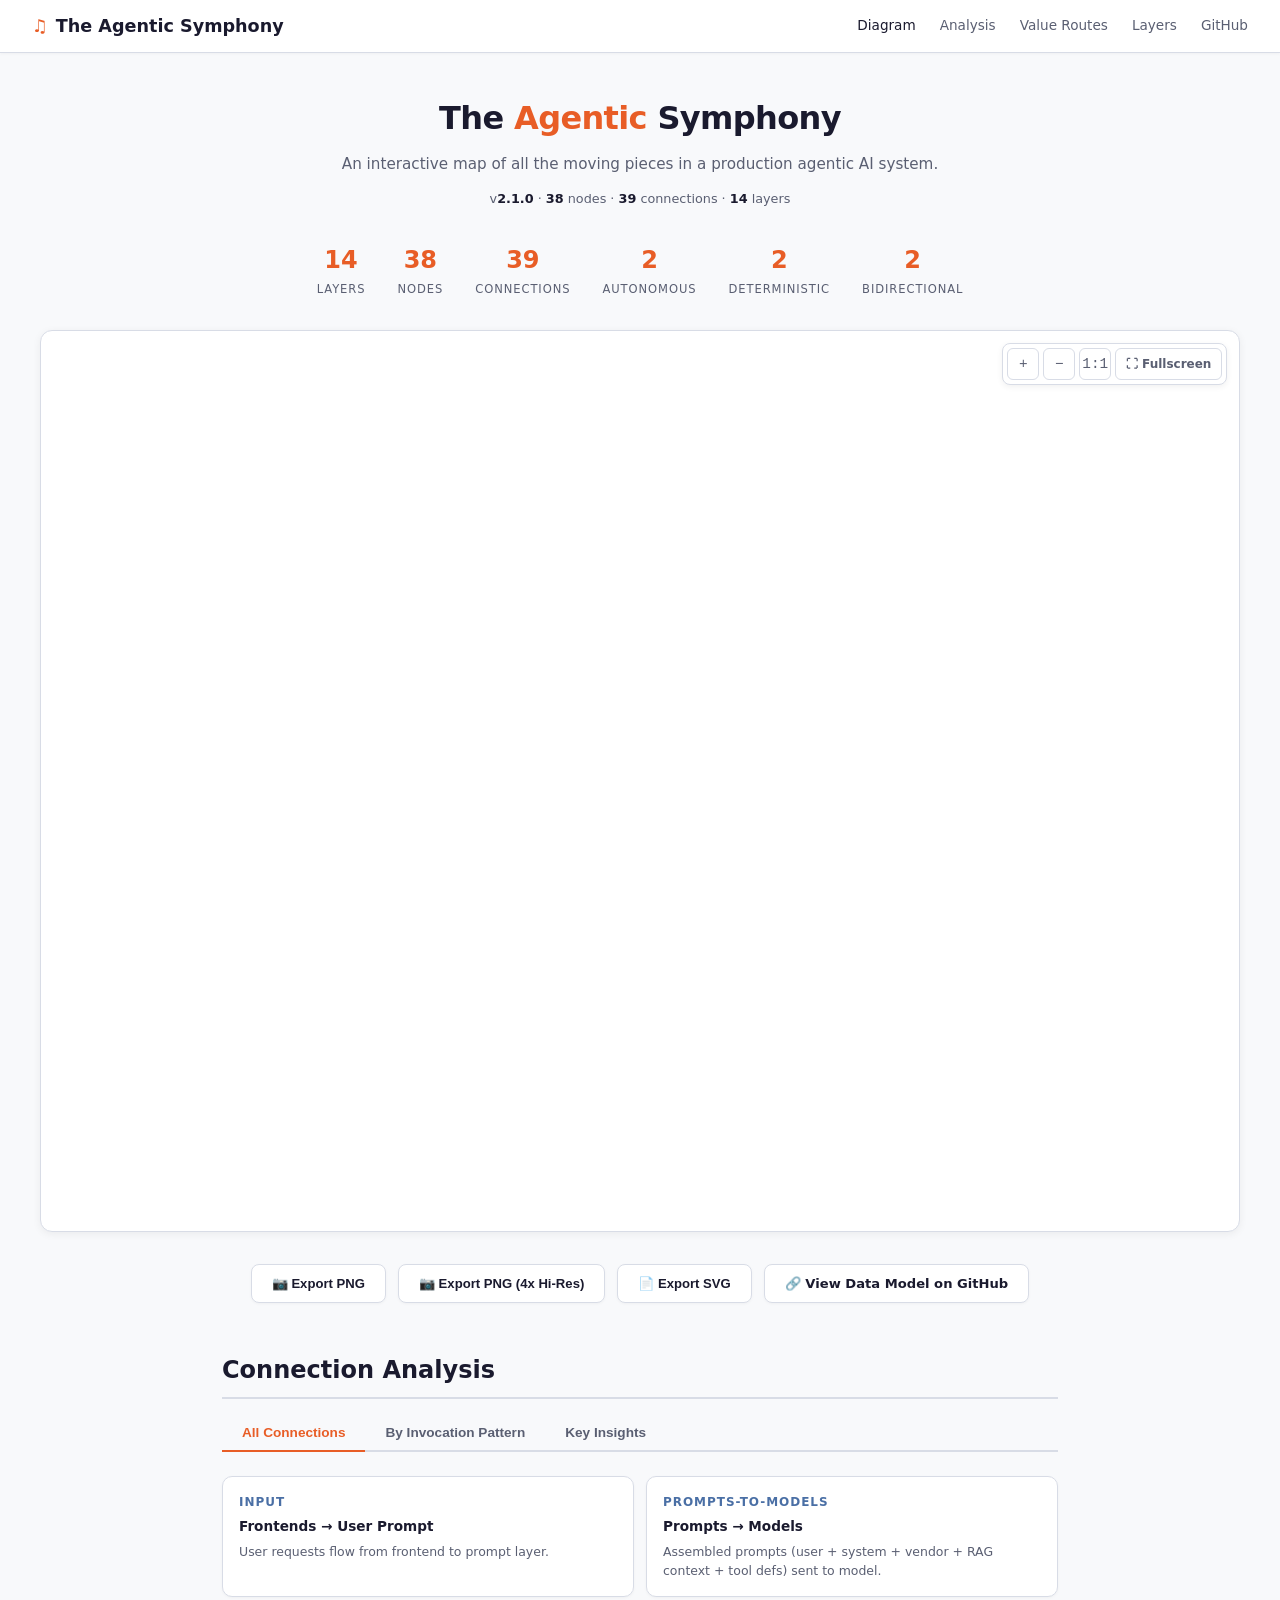
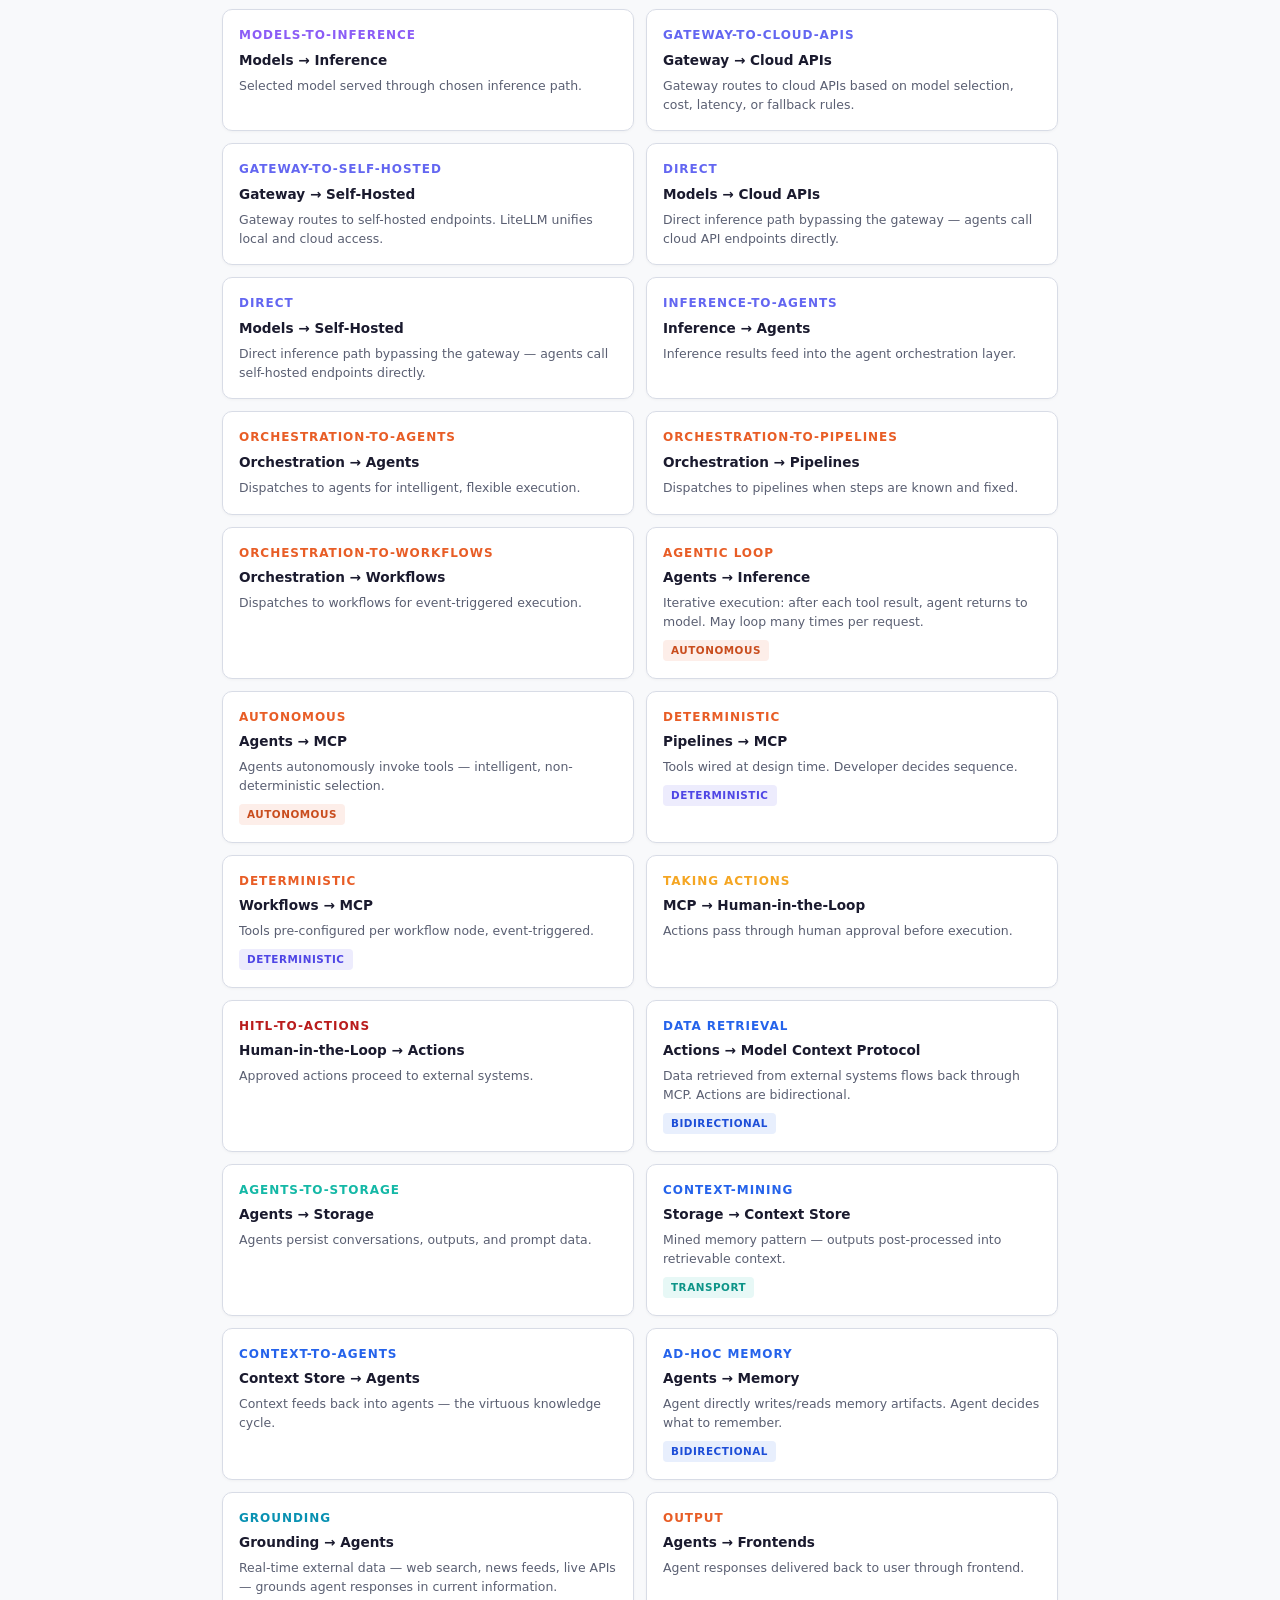
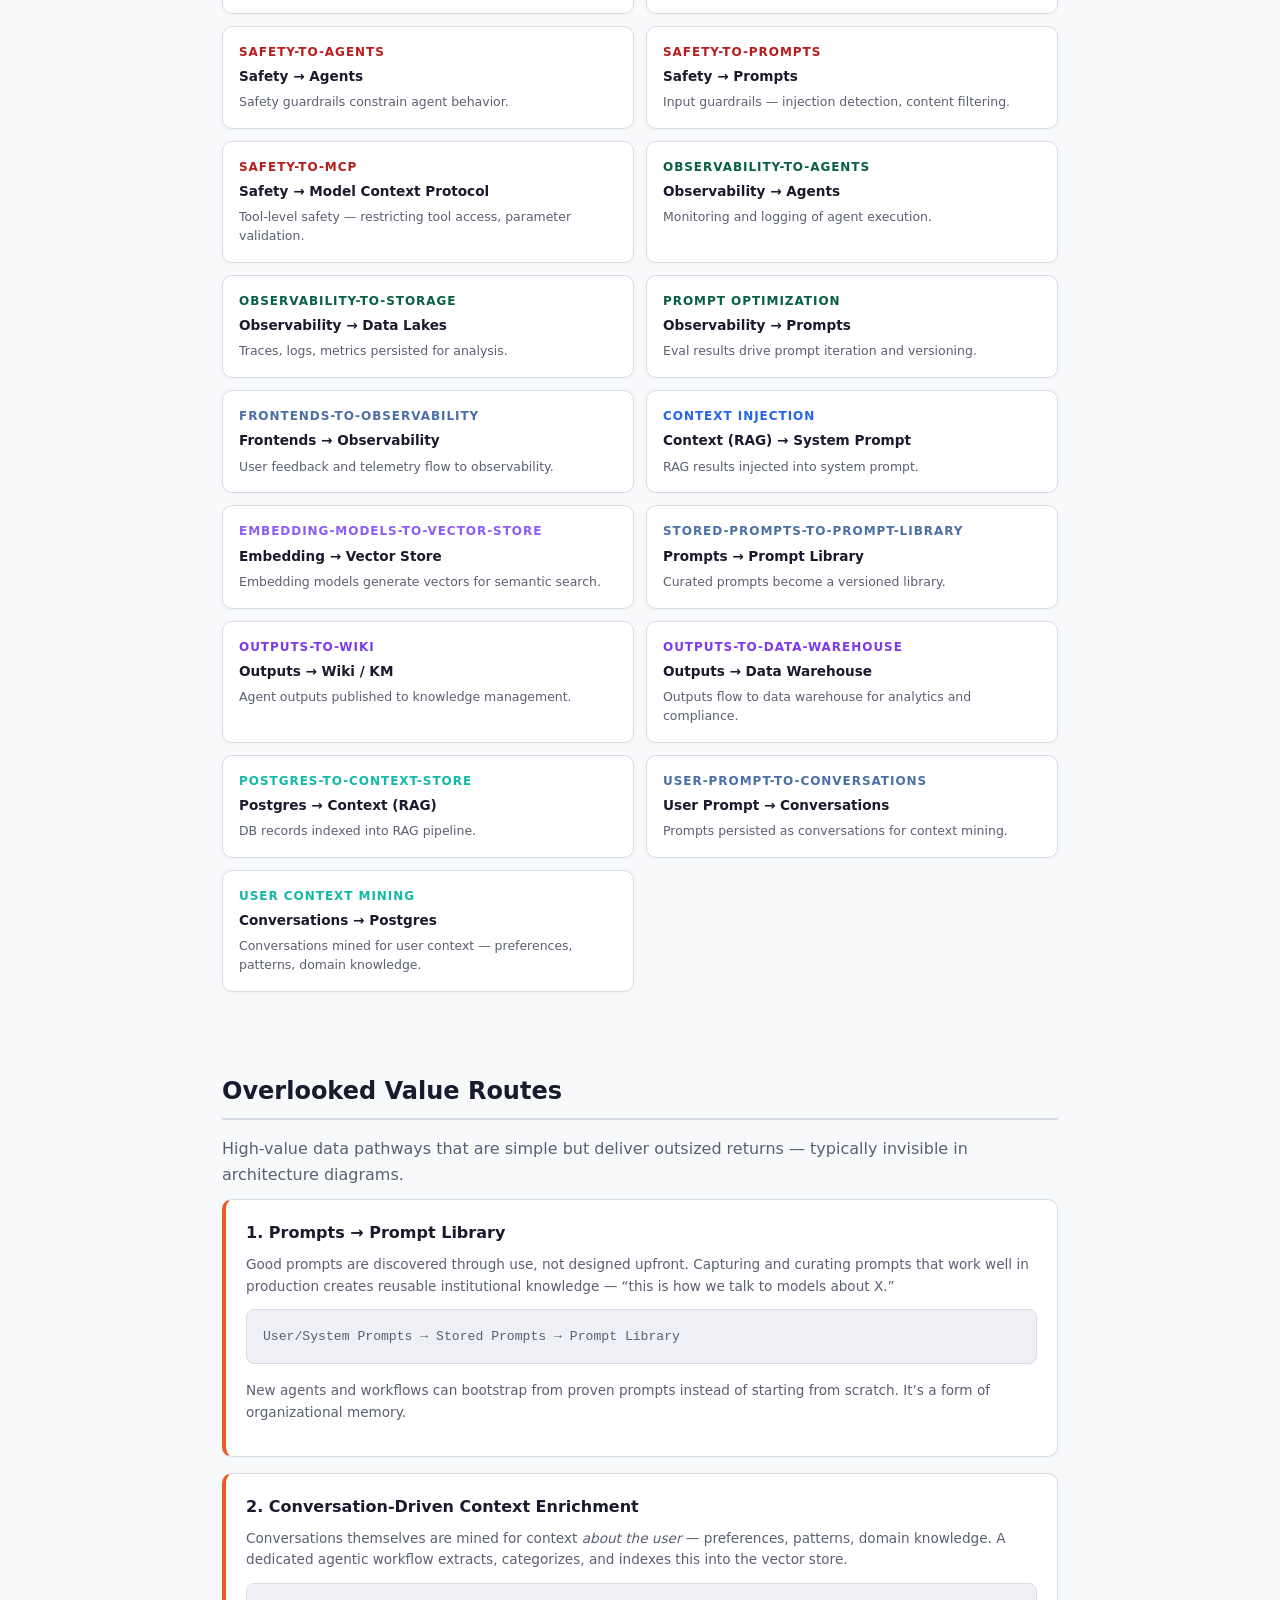
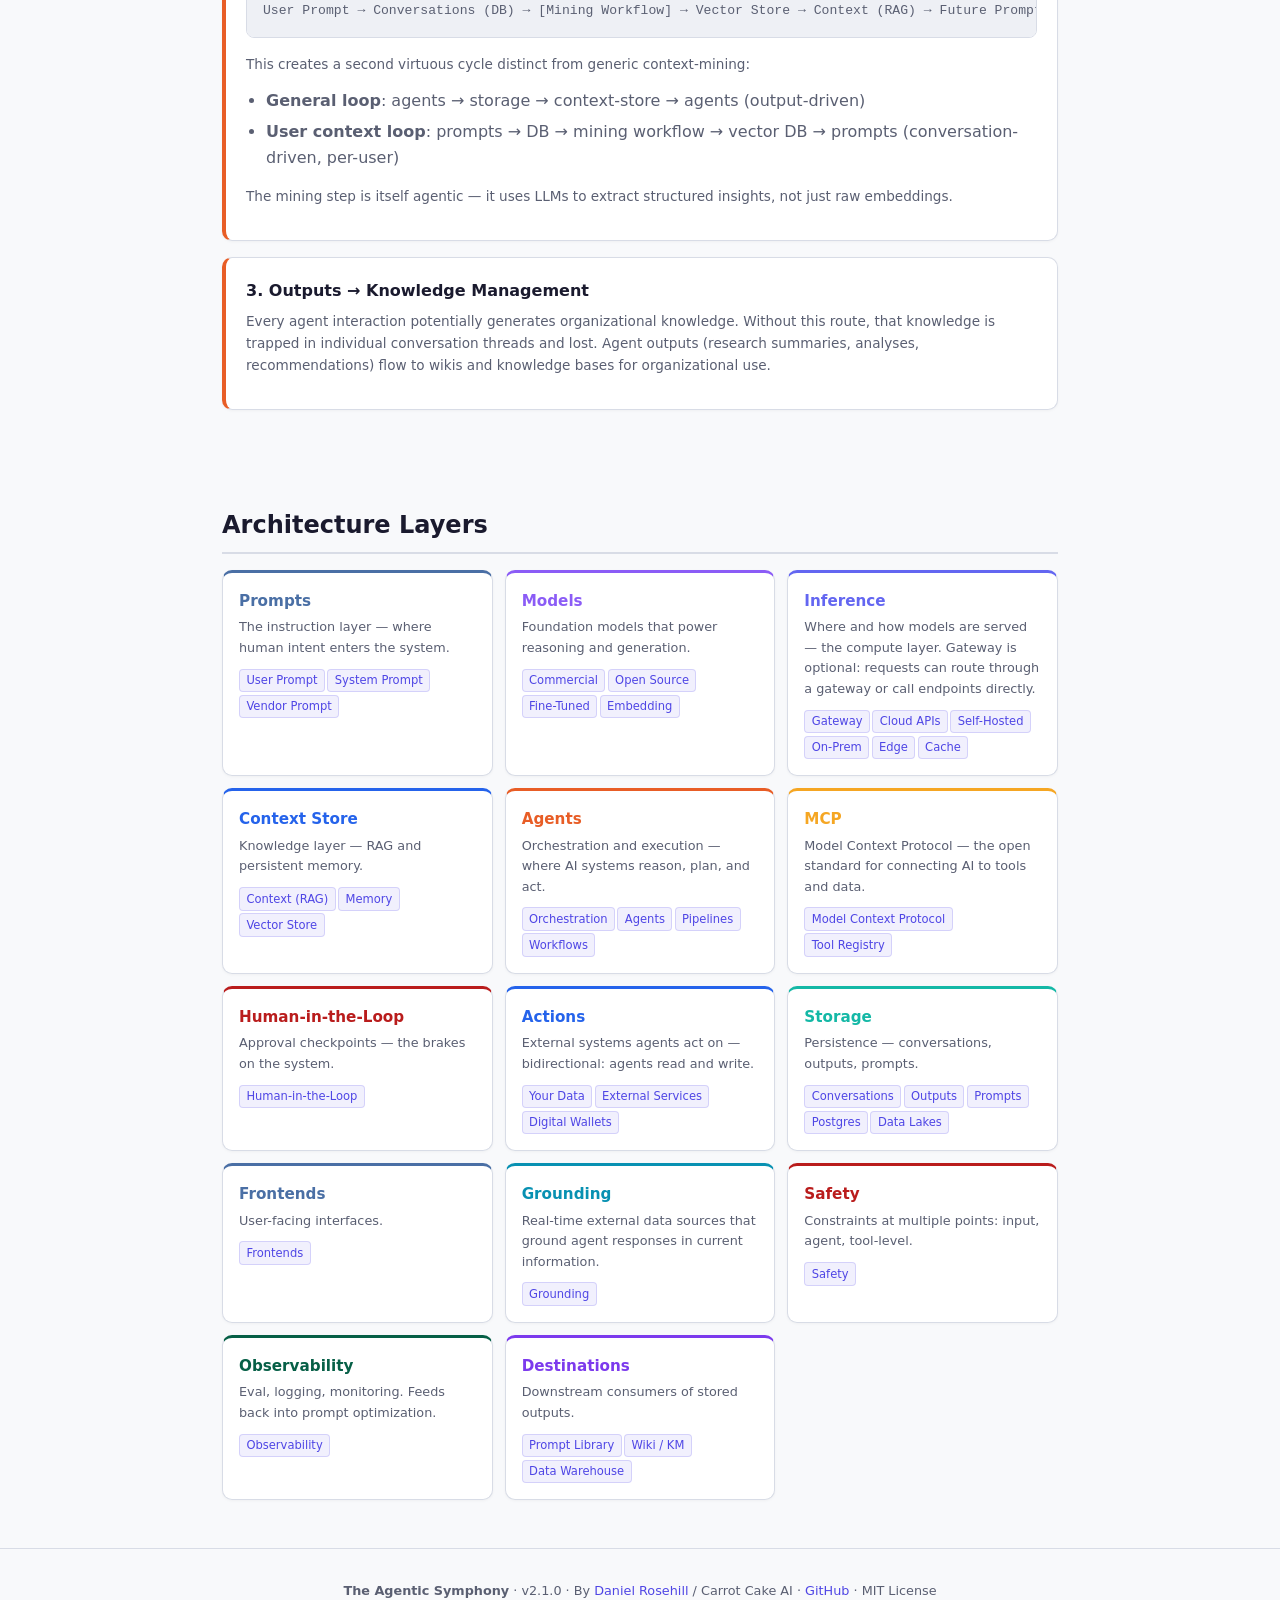
<file: site/index.html>
<!DOCTYPE html>
<html lang="en">
<head>
  <meta charset="utf-8">
  <meta name="viewport" content="width=device-width, initial-scale=1">
  <title>The Agentic Symphony — Architecture Map</title>
  <link rel="stylesheet" href="style.css">
  <script src="https://d3js.org/d3.v7.min.js"></script>
</head>
<body>

<nav>
  <div class="brand"><span>&#9835;</span> The Agentic Symphony</div>
  <div class="links">
    <a href="#diagram" class="active">Diagram</a>
    <a href="#analysis">Analysis</a>
    <a href="#value-routes">Value Routes</a>
    <a href="#layers">Layers</a>
    <a href="https://github.com/danielrosehill/agentic-ai-architecture-map" target="_blank">GitHub</a>
  </div>
</nav>

<div class="hero">
  <h1>The <span>Agentic</span> Symphony</h1>
  <p>An interactive map of all the moving pieces in a production agentic AI system.</p>
  <div class="meta">v<strong id="version">2.1.0</strong> &middot; <strong id="node-count">38</strong> nodes &middot; <strong id="conn-count">39</strong> connections &middot; <strong>14</strong> layers</div>
</div>

<!-- Stats -->
<div class="stats-banner" id="stats-banner"></div>

<!-- Diagram -->
<div class="diagram-wrap" id="diagram">
  <div class="diagram-toolbar">
    <button data-action="zoom-in" title="Zoom in">+</button>
    <button data-action="zoom-out" title="Zoom out">&minus;</button>
    <button data-action="reset" title="Reset">1:1</button>
    <button data-action="fullscreen" class="fullscreen-btn" title="Fullscreen">&#x26F6; Fullscreen</button>
  </div>
  <div class="diagram-container" id="diagram-container"></div>
</div>

<!-- Export -->
<div class="export-bar">
  <button onclick="exportPNG()">&#128247; Export PNG</button>
  <button onclick="exportPNG(4)">&#128247; Export PNG (4x Hi-Res)</button>
  <button onclick="exportSVG()">&#128196; Export SVG</button>
  <a class="btn" href="https://github.com/danielrosehill/agentic-ai-architecture-map" target="_blank">&#128279; View Data Model on GitHub</a>
</div>

<!-- Analysis Section -->
<div class="page-section" id="analysis">
  <h2>Connection Analysis</h2>
  <div class="tab-nav">
    <button class="tab-btn active" data-tab="all-connections">All Connections</button>
    <button class="tab-btn" data-tab="by-pattern">By Invocation Pattern</button>
    <button class="tab-btn" data-tab="key-insights">Key Insights</button>
  </div>

  <div class="tab-panel active" id="tab-all-connections">
    <div class="conn-grid" id="conn-grid"></div>
  </div>

  <div class="tab-panel" id="tab-by-pattern">
    <h3>Autonomous</h3>
    <p>Agent-driven tool invocation — the agent intelligently chooses which tools to call and when.</p>
    <div class="conn-grid" id="conn-autonomous"></div>

    <h3>Deterministic</h3>
    <p>Developer-wired tool invocation — tools are pre-configured at design time, not selected by the model.</p>
    <div class="conn-grid" id="conn-deterministic"></div>

    <h3>Bidirectional</h3>
    <p>Two-way data flow — the connection carries data in both directions.</p>
    <div class="conn-grid" id="conn-bidirectional"></div>

    <h3>Transport</h3>
    <p>Data flows through a pipeline — post-processed and indexed by a separate system, not the agent.</p>
    <div class="conn-grid" id="conn-transport"></div>
  </div>

  <div class="tab-panel" id="tab-key-insights">
    <h3>The Agentic Loop</h3>
    <p>The most important insight hidden by linear diagrams: agent execution is <strong>iterative</strong>. After each tool result, the agent returns to the model for another reasoning step. The loop (reason &rarr; act &rarr; observe &rarr; reason) may execute many times per request. This loop is the defining characteristic that separates agentic from automated systems.</p>

    <h3>Autonomous vs. Deterministic Tool Invocation</h3>
    <p>The connection from the agent layer to tools is <strong>not uniform</strong>. Agents autonomously choose tools (non-deterministic). Pipelines and workflows use tools that are wired in at design time (deterministic). This is arguably the defining line between &ldquo;agentic&rdquo; and &ldquo;automated&rdquo; AI systems.</p>

    <h3>Memory is Not Monolithic</h3>
    <p>The architecture captures four distinct memory patterns:</p>
    <ul>
      <li><strong>Mined memory</strong> &mdash; outputs post-processed into RAG by a separate pipeline (memory as transport layer)</li>
      <li><strong>Ad-hoc memory</strong> &mdash; agent actively writes and reads memory artifacts (e.g. Claude Code&rsquo;s MEMORY.md)</li>
      <li><strong>Implicit memory</strong> &mdash; conversation history in the context window (session-scoped)</li>
      <li><strong>Structured memory</strong> &mdash; facts in knowledge graphs or key-value stores</li>
    </ul>

    <h3>Gateway Routing Pattern</h3>
    <p>In production, inference requests often route through a <strong>model gateway</strong> (OpenRouter, LiteLLM) before reaching the model endpoint. The gateway handles model selection, load balancing, failover, rate limiting, and cost tracking. A self-hosted LiteLLM instance can unify access to both cloud APIs and local model servers.</p>

    <h3>Safety Applied at Multiple Points</h3>
    <p>Safety guardrails don&rsquo;t just constrain agents &mdash; they apply at <strong>three points</strong>: input filtering on prompts (injection detection), agent behavior constraints, and tool-level restrictions on MCP (preventing unauthorized actions).</p>

    <h3>HITL Varies by Agent Type</h3>
    <p>Human-in-the-loop patterns differ: <strong>per-action approval</strong> for agents (human approves each tool call), <strong>stage-gate</strong> for pipelines (review output before next stage), and <strong>exception-based</strong> for workflows (human notified only on low confidence).</p>
  </div>
</div>

<!-- Value Routes Section -->
<div class="page-section" id="value-routes">
  <h2>Overlooked Value Routes</h2>
  <p>High-value data pathways that are simple but deliver outsized returns &mdash; typically invisible in architecture diagrams.</p>

  <div class="value-route">
    <h4>1. Prompts &rarr; Prompt Library</h4>
    <p>Good prompts are discovered through use, not designed upfront. Capturing and curating prompts that work well in production creates reusable institutional knowledge &mdash; &ldquo;this is how we talk to models about X.&rdquo;</p>
    <pre>User/System Prompts &rarr; Stored Prompts &rarr; Prompt Library</pre>
    <p>New agents and workflows can bootstrap from proven prompts instead of starting from scratch. It&rsquo;s a form of organizational memory.</p>
  </div>

  <div class="value-route">
    <h4>2. Conversation-Driven Context Enrichment</h4>
    <p>Conversations themselves are mined for context <em>about the user</em> &mdash; preferences, patterns, domain knowledge. A dedicated agentic workflow extracts, categorizes, and indexes this into the vector store.</p>
    <pre>User Prompt &rarr; Conversations (DB) &rarr; [Mining Workflow] &rarr; Vector Store &rarr; Context (RAG) &rarr; Future Prompts</pre>
    <p>This creates a second virtuous cycle distinct from generic context-mining:</p>
    <ul>
      <li><strong>General loop</strong>: agents &rarr; storage &rarr; context-store &rarr; agents (output-driven)</li>
      <li><strong>User context loop</strong>: prompts &rarr; DB &rarr; mining workflow &rarr; vector DB &rarr; prompts (conversation-driven, per-user)</li>
    </ul>
    <p>The mining step is itself agentic &mdash; it uses LLMs to extract structured insights, not just raw embeddings.</p>
  </div>

  <div class="value-route">
    <h4>3. Outputs &rarr; Knowledge Management</h4>
    <p>Every agent interaction potentially generates organizational knowledge. Without this route, that knowledge is trapped in individual conversation threads and lost. Agent outputs (research summaries, analyses, recommendations) flow to wikis and knowledge bases for organizational use.</p>
  </div>
</div>

<!-- Layers Section -->
<div class="page-section" id="layers">
  <h2>Architecture Layers</h2>
  <div class="layer-grid" id="layer-grid"></div>
</div>

<footer>
  <strong>The Agentic Symphony</strong> &middot; v2.1.0 &middot;
  By <a href="https://danielrosehill.com" target="_blank">Daniel Rosehill</a> / Carrot Cake AI &middot;
  <a href="https://github.com/danielrosehill/agentic-ai-architecture-map" target="_blank">GitHub</a> &middot;
  MIT License
</footer>

<script>
// ═══════════════════════════════════════
// ARCHITECTURE DATA (V2)
// ═══════════════════════════════════════
const ARCH = {"meta":{"title":"Agentic AI Architecture Map","version":"2.1.0"},"layers":[{"id":"prompts","label":"Prompts","position":"center","order":1,"color":"#4a6fa5","description":"The instruction layer \u2014 where human intent enters the system.","nodes":[{"id":"user-prompt","label":"User Prompt","description":"The actual question or instruction from the end user."},{"id":"system-prompt","label":"System Prompt","description":"Developer-defined instructions that shape the model\u2019s behavior, persona, and constraints. Also the injection point for RAG context."},{"id":"vendor-prompt","label":"Vendor Prompt","description":"Hidden instructions baked in by the provider \u2014 RLHF alignment, safety guardrails. The model is never truly vanilla."}]},{"id":"models","label":"Models","position":"center","order":2,"color":"#8b5cf6","description":"Foundation models that power reasoning and generation.","nodes":[{"id":"commercial-models","label":"Commercial","description":"Proprietary frontier models \u2014 Claude, GPT, Gemini, Cohere."},{"id":"open-source-models","label":"Open Source","description":"Open-weight models \u2014 Llama, Mistral, Qwen, DeepSeek, Phi."},{"id":"fine-tuned-models","label":"Fine-Tuned","description":"Task-specific models fine-tuned on your data."},{"id":"embedding-models","label":"Embedding","description":"Embedding models for vector representations \u2014 power the vector store and RAG, not agent reasoning."}]},{"id":"inference","label":"Inference","position":"center","order":3,"color":"#6366f1","description":"Where and how models are served \u2014 the compute layer. Gateway is optional: requests can route through a gateway or call endpoints directly.","nodes":[{"id":"model-gateway","label":"Gateway","description":"Model gateway/router \u2014 handles model selection, load balancing, failover, rate limiting, cost tracking. OpenRouter (hosted) or LiteLLM (self-hosted). Optional \u2014 agents can call endpoints directly."},{"id":"cloud-apis","label":"Cloud APIs","description":"Hosted API endpoints \u2014 Anthropic, OpenAI, Google, AWS Bedrock. Reachable via gateway or directly."},{"id":"self-hosted","label":"Self-Hosted","description":"Your own servers \u2014 vLLM, TGI, Ollama. Reachable via gateway or directly."},{"id":"on-prem","label":"On-Prem","description":"Air-gapped data center deployments."},{"id":"edge","label":"Edge","description":"Lightweight models on devices \u2014 low latency, offline."},{"id":"prompt-cache","label":"Cache","description":"Prompt/response caching \u2014 semantic dedup, cost reduction, latency improvement."}]},{"id":"context-store","label":"Context Store","position":"center","order":4,"color":"#2563eb","style":"dashed","description":"Knowledge layer \u2014 RAG and persistent memory.","nodes":[{"id":"context-rag","label":"Context (RAG)","description":"Retrieval-Augmented Generation \u2014 grounding AI in your documents."},{"id":"memory","label":"Memory","description":"Multiple forms: mined, ad-hoc, implicit, structured."},{"id":"vector-store","label":"Vector Store","description":"Embedding-based semantic search indexes."}]},{"id":"agents","label":"Agents","position":"center","order":5,"color":"#e85d26","description":"Orchestration and execution \u2014 where AI systems reason, plan, and act.","nodes":[{"id":"orchestration","label":"Orchestration","description":"Routes to agents, pipelines, or workflows. Handles failures and state."},{"id":"agents-node","label":"Agents","description":"Autonomous systems that reason, plan, act. Tool selection is intelligent and non-deterministic. Execution is a loop."},{"id":"pipelines","label":"Pipelines","description":"Multi-step chains. Tools wired at design time \u2014 no intelligent selection."},{"id":"workflows","label":"Workflows","description":"Event-triggered sequences. Tools pre-configured at each node."}]},{"id":"mcp","label":"MCP","position":"center","order":6,"color":"#f5a623","description":"Model Context Protocol \u2014 the open standard for connecting AI to tools and data.","nodes":[{"id":"mcp-protocol","label":"Model Context Protocol","description":"The open standard for connecting AI models to external tools, services, and data sources."},{"id":"tool-registry","label":"Tool Registry","description":"Discovery mechanism for available tools \u2014 in MCP this is tools/list."}]},{"id":"hitl","label":"Human-in-the-Loop","position":"center","order":7,"color":"#b91c1c","description":"Approval checkpoints \u2014 the brakes on the system.","style":"checkpoint","nodes":[{"id":"hitl-checkpoint","label":"Human-in-the-Loop","description":"Humans review and authorize agent actions before execution."}]},{"id":"actions","label":"Actions","position":"center","order":8,"color":"#2563eb","style":"dashed","description":"External systems agents act on \u2014 bidirectional: agents read and write.","nodes":[{"id":"your-data","label":"Your Data","description":"Salesforce, HubSpot, Google Drive, Notion \u2014 via MCP."},{"id":"external-services","label":"External Services","description":"Weather, time, public datasets."},{"id":"digital-wallets","label":"Digital Wallets","description":"Payment and financial actions \u2014 Stripe, crypto wallets, bank APIs."}]},{"id":"storage","label":"Storage","position":"left","order":9,"color":"#14b8a6","description":"Persistence \u2014 conversations, outputs, prompts.","nodes":[{"id":"conversations","label":"Conversations","description":"Persisted threads for auditing, replay, and context mining."},{"id":"outputs","label":"Outputs","description":"Generated text, structured data, files, artifacts."},{"id":"stored-prompts","label":"Prompts","description":"Prompt templates and versioned prompt libraries."},{"id":"postgres","label":"Postgres","description":"Production relational databases."},{"id":"data-lakes","label":"Data Lakes","description":"Large-scale unstructured storage \u2014 logs, documents, embeddings."}]},{"id":"frontends","label":"Frontends","position":"left","order":2,"color":"#4a6fa5","description":"User-facing interfaces.","nodes":[{"id":"frontends-card","label":"Frontends","description":"Chat windows, bots, web UIs, dashboards."}],"sub_items":["Chatbots","Slack","Telegram","Web UIs","Dashboards"]},{"id":"grounding","label":"Grounding","position":"left","order":5,"color":"#0891b2","description":"Real-time external data sources that ground agent responses in current information.","nodes":[{"id":"grounding-card","label":"Grounding","description":"External data sources that ground agent responses in current, real-world information."}],"sub_items":["Web Search","News Feeds","Real-Time Data"]},{"id":"safety","label":"Safety","position":"right","order":2,"color":"#b91c1c","description":"Constraints at multiple points: input, agent, tool-level.","nodes":[{"id":"safety-card","label":"Safety","description":"Guardrails and oversight mechanisms."}],"sub_items":["Guardrails","Security Harnesses","Input Filtering"]},{"id":"observability","label":"Observability","position":"right","order":3,"color":"#065f46","description":"Eval, logging, monitoring. Feeds back into prompt optimization.","nodes":[{"id":"observability-card","label":"Observability","description":"Tracking decisions, quality, actions, health."}],"sub_items":["Eval","Logging","Monitoring"]},{"id":"destinations","label":"Destinations","position":"left","order":9,"color":"#7c3aed","description":"Downstream consumers of stored outputs.","nodes":[{"id":"prompt-library","label":"Prompt Library","description":"Versioned, curated prompt templates for reuse."},{"id":"wiki-km","label":"Wiki / KM","description":"Organizational knowledge management."},{"id":"data-warehouse","label":"Data Warehouse","description":"Analytics, compliance, long-term retention."}]}],"connections":[{"id":"input-flow","from":"frontends-card","to":"user-prompt","label":"INPUT","style":"dashed","color":"#4a6fa5","description":"User requests flow from frontend to prompt layer."},{"id":"prompts-to-models","from":"prompts","to":"models","color":"#4a6fa5","description":"Assembled prompts (user + system + vendor + RAG context + tool defs) sent to model."},{"id":"models-to-inference","from":"models","to":"inference","color":"#8b5cf6","description":"Selected model served through chosen inference path."},{"id":"gateway-to-cloud-apis","from":"model-gateway","to":"cloud-apis","color":"#6366f1","description":"Gateway routes to cloud APIs based on model selection, cost, latency, or fallback rules."},{"id":"gateway-to-self-hosted","from":"model-gateway","to":"self-hosted","color":"#6366f1","description":"Gateway routes to self-hosted endpoints. LiteLLM unifies local and cloud access."},{"id":"direct-to-cloud-apis","from":"models","to":"cloud-apis","color":"#6366f1","style":"dashed","label":"DIRECT","description":"Direct inference path bypassing the gateway \u2014 agents call cloud API endpoints directly."},{"id":"direct-to-self-hosted","from":"models","to":"self-hosted","color":"#6366f1","style":"dashed","label":"DIRECT","description":"Direct inference path bypassing the gateway \u2014 agents call self-hosted endpoints directly."},{"id":"inference-to-agents","from":"inference","to":"agents","color":"#6366f1","description":"Inference results feed into the agent orchestration layer."},{"id":"orchestration-to-agents","from":"orchestration","to":"agents-node","style":"dashed","color":"#e85d26","description":"Dispatches to agents for intelligent, flexible execution."},{"id":"orchestration-to-pipelines","from":"orchestration","to":"pipelines","style":"dashed","color":"#e85d26","description":"Dispatches to pipelines when steps are known and fixed."},{"id":"orchestration-to-workflows","from":"orchestration","to":"workflows","style":"dashed","color":"#e85d26","description":"Dispatches to workflows for event-triggered execution."},{"id":"agentic-loop","from":"agents-node","to":"inference","style":"dashed","color":"#e85d26","label":"AGENTIC LOOP","description":"Iterative execution: after each tool result, agent returns to model. May loop many times per request.","invocation_pattern":"autonomous"},{"id":"agents-autonomous-to-mcp","from":"agents-node","to":"mcp","color":"#e85d26","label":"AUTONOMOUS","description":"Agents autonomously invoke tools \u2014 intelligent, non-deterministic selection.","invocation_pattern":"autonomous"},{"id":"pipelines-deterministic-to-mcp","from":"pipelines","to":"mcp","color":"#e85d26","style":"solid","label":"DETERMINISTIC","description":"Tools wired at design time. Developer decides sequence.","invocation_pattern":"deterministic"},{"id":"workflows-deterministic-to-mcp","from":"workflows","to":"mcp","color":"#e85d26","style":"solid","label":"DETERMINISTIC","description":"Tools pre-configured per workflow node, event-triggered.","invocation_pattern":"deterministic"},{"id":"mcp-to-hitl","from":"mcp","to":"hitl","color":"#f5a623","label":"TAKING ACTIONS","style":"solid","no_arrow":true,"description":"Actions pass through human approval before execution."},{"id":"hitl-to-actions","from":"hitl","to":"actions","color":"#b91c1c","description":"Approved actions proceed to external systems."},{"id":"actions-data-retrieval","from":"actions","to":"mcp-protocol","style":"dashed","color":"#2563eb","label":"DATA RETRIEVAL","description":"Data retrieved from external systems flows back through MCP. Actions are bidirectional.","invocation_pattern":"bidirectional"},{"id":"agents-to-storage","from":"agents","to":"storage","style":"dashed","color":"#14b8a6","description":"Agents persist conversations, outputs, and prompt data."},{"id":"storage-to-context","from":"storage","to":"context-store","style":"dashed","color":"#2563eb","label":"CONTEXT-MINING","description":"Mined memory pattern \u2014 outputs post-processed into retrievable context.","invocation_pattern":"transport"},{"id":"context-to-agents","from":"context-store","to":"agents","style":"dashed","color":"#2563eb","description":"Context feeds back into agents \u2014 the virtuous knowledge cycle."},{"id":"agents-adhoc-memory","from":"agents-node","to":"memory","style":"dashed","color":"#2563eb","label":"AD-HOC MEMORY","description":"Agent directly writes/reads memory artifacts. Agent decides what to remember.","invocation_pattern":"bidirectional"},{"id":"grounding-to-agents","from":"grounding-card","to":"agents","color":"#0891b2","style":"dashed","label":"GROUNDING","description":"Real-time external data \u2014 web search, news feeds, live APIs \u2014 grounds agent responses in current information."},{"id":"output-flow","from":"agents-node","to":"frontends-card","label":"OUTPUT","style":"dashed","color":"#e85d26","description":"Agent responses delivered back to user through frontend."},{"id":"safety-to-agents","from":"safety-card","to":"agents","color":"#b91c1c","description":"Safety guardrails constrain agent behavior."},{"id":"safety-to-prompts","from":"safety-card","to":"prompts","color":"#b91c1c","style":"dashed","description":"Input guardrails \u2014 injection detection, content filtering."},{"id":"safety-to-mcp","from":"safety-card","to":"mcp-protocol","color":"#b91c1c","style":"dashed","description":"Tool-level safety \u2014 restricting tool access, parameter validation."},{"id":"observability-to-agents","from":"observability-card","to":"agents","color":"#065f46","description":"Monitoring and logging of agent execution."},{"id":"observability-to-storage","from":"observability-card","to":"data-lakes","style":"dashed","color":"#065f46","description":"Traces, logs, metrics persisted for analysis."},{"id":"observability-to-prompts","from":"observability-card","to":"stored-prompts","style":"dashed","color":"#065f46","label":"PROMPT OPTIMIZATION","description":"Eval results drive prompt iteration and versioning."},{"id":"frontends-to-observability","from":"frontends-card","to":"observability-card","style":"dashed","color":"#4a6fa5","description":"User feedback and telemetry flow to observability."},{"id":"context-rag-to-system-prompt","from":"context-rag","to":"system-prompt","style":"dashed","color":"#2563eb","label":"CONTEXT INJECTION","description":"RAG results injected into system prompt."},{"id":"embedding-models-to-vector-store","from":"embedding-models","to":"vector-store","style":"dashed","color":"#8b5cf6","description":"Embedding models generate vectors for semantic search."},{"id":"stored-prompts-to-prompt-library","from":"stored-prompts","to":"prompt-library","style":"dashed","color":"#4a6fa5","description":"Curated prompts become a versioned library."},{"id":"outputs-to-wiki","from":"outputs","to":"wiki-km","style":"dashed","color":"#7c3aed","description":"Agent outputs published to knowledge management."},{"id":"outputs-to-data-warehouse","from":"outputs","to":"data-warehouse","style":"dashed","color":"#7c3aed","description":"Outputs flow to data warehouse for analytics and compliance."},{"id":"postgres-to-context-store","from":"postgres","to":"context-rag","style":"dashed","color":"#14b8a6","description":"DB records indexed into RAG pipeline."},{"id":"user-prompt-to-conversations","from":"user-prompt","to":"conversations","style":"dashed","color":"#4a6fa5","description":"Prompts persisted as conversations for context mining."},{"id":"conversations-to-postgres","from":"conversations","to":"postgres","style":"dashed","color":"#14b8a6","label":"USER CONTEXT MINING","description":"Conversations mined for user context \u2014 preferences, patterns, domain knowledge."}]};

// ═══════════════════════════════════════
// HELPERS
// ═══════════════════════════════════════
function getAllNodeIds() {
  const ids = new Set();
  ARCH.layers.forEach(l => { ids.add(l.id); l.nodes.forEach(n => ids.add(n.id)); });
  return ids;
}

function getNodeLabel(id) {
  for (const l of ARCH.layers) {
    if (l.id === id) return l.label;
    for (const n of l.nodes) { if (n.id === id) return n.label; }
  }
  return id;
}

function getNodeColor(id) {
  for (const l of ARCH.layers) {
    if (l.id === id) return l.color;
    for (const n of l.nodes) { if (n.id === id) return l.color; }
  }
  return '#666';
}

// ═══════════════════════════════════════
// STATS
// ═══════════════════════════════════════
(function renderStats() {
  let nodeCount = 0;
  ARCH.layers.forEach(l => nodeCount += l.nodes.length);
  const patterns = {};
  ARCH.connections.forEach(c => {
    const p = c.invocation_pattern || 'standard';
    patterns[p] = (patterns[p] || 0) + 1;
  });
  const html = [
    `<div class="stat"><div class="num">${ARCH.layers.length}</div><div class="label">Layers</div></div>`,
    `<div class="stat"><div class="num">${nodeCount}</div><div class="label">Nodes</div></div>`,
    `<div class="stat"><div class="num">${ARCH.connections.length}</div><div class="label">Connections</div></div>`,
    `<div class="stat"><div class="num">${patterns.autonomous || 0}</div><div class="label">Autonomous</div></div>`,
    `<div class="stat"><div class="num">${patterns.deterministic || 0}</div><div class="label">Deterministic</div></div>`,
    `<div class="stat"><div class="num">${patterns.bidirectional || 0}</div><div class="label">Bidirectional</div></div>`,
  ];
  document.getElementById('stats-banner').innerHTML = html.join('');
})();

// ═══════════════════════════════════════
// CONNECTION CARDS
// ═══════════════════════════════════════
function connCard(c) {
  const tagClass = c.invocation_pattern ? `tag-${c.invocation_pattern}` : '';
  const tag = c.invocation_pattern ? `<span class="conn-tag ${tagClass}">${c.invocation_pattern}</span>` : '';
  return `<div class="conn-card">
    <div class="conn-label" style="color:${c.color || '#666'}">${c.label || c.id}</div>
    <div class="conn-path">${getNodeLabel(c.from)} &rarr; ${getNodeLabel(c.to)}</div>
    <div class="conn-desc">${c.description}</div>
    ${tag}
  </div>`;
}

document.getElementById('conn-grid').innerHTML = ARCH.connections.map(connCard).join('');
['autonomous','deterministic','bidirectional','transport'].forEach(p => {
  const el = document.getElementById('conn-' + p);
  if (el) el.innerHTML = ARCH.connections.filter(c => c.invocation_pattern === p).map(connCard).join('') || '<p>None</p>';
});

// ═══════════════════════════════════════
// LAYER CARDS
// ═══════════════════════════════════════
document.getElementById('layer-grid').innerHTML = ARCH.layers.map(l => {
  const chips = l.nodes.map(n => `<span class="node-chip" title="${n.description}">${n.label}</span>`).join('');
  return `<div class="layer-card" style="border-top-color:${l.color}">
    <h4 style="color:${l.color}">${l.label}</h4>
    <p style="font-size:0.8rem;color:var(--text-muted);margin:0.25rem 0 0.5rem">${l.description}</p>
    <div class="layer-nodes">${chips}</div>
  </div>`;
}).join('');

// ═══════════════════════════════════════
// TABS
// ═══════════════════════════════════════
document.querySelectorAll('.tab-btn').forEach(btn => {
  btn.addEventListener('click', () => {
    btn.closest('.page-section').querySelectorAll('.tab-btn').forEach(b => b.classList.remove('active'));
    btn.closest('.page-section').querySelectorAll('.tab-panel').forEach(p => p.classList.remove('active'));
    btn.classList.add('active');
    document.getElementById('tab-' + btn.dataset.tab).classList.add('active');
  });
});

// ═══════════════════════════════════════
// NAV SCROLL HIGHLIGHT
// ═══════════════════════════════════════
document.querySelectorAll('nav .links a[href^="#"]').forEach(a => {
  a.addEventListener('click', e => {
    e.preventDefault();
    document.querySelector(a.getAttribute('href'))?.scrollIntoView({ behavior: 'smooth' });
    document.querySelectorAll('nav .links a').forEach(x => x.classList.remove('active'));
    a.classList.add('active');
  });
});

// ═══════════════════════════════════════
// D3 DIAGRAM
// ═══════════════════════════════════════
(function initDiagram() {
  const container = document.getElementById('diagram-container');
  const W = 1000, H = 840;
  const centerW = 420;
  const centerX = (W - centerW) / 2;
  const centerCX = W / 2;
  const leftCX = 95;
  const rightCX = W - 95;

  const svg = d3.select(container).append('svg')
    .attr('viewBox', `0 0 ${W} ${H}`)
    .attr('preserveAspectRatio', 'xMidYMid meet');

  const g = svg.append('g');
  const zoom = d3.zoom().scaleExtent([0.3, 3]).on('zoom', e => g.attr('transform', e.transform));
  svg.call(zoom);

  // Toolbar
  document.querySelectorAll('.diagram-toolbar button').forEach(btn => {
    btn.addEventListener('click', e => {
      e.stopPropagation();
      const action = btn.dataset.action;
      if (action === 'zoom-in') svg.transition().duration(200).call(zoom.scaleBy, 1.3);
      else if (action === 'zoom-out') svg.transition().duration(200).call(zoom.scaleBy, 0.7);
      else if (action === 'reset') svg.transition().duration(200).call(zoom.transform, d3.zoomIdentity);
      else if (action === 'fullscreen') {
        const wrap = document.getElementById('diagram');
        document.fullscreenElement ? document.exitFullscreen() : wrap.requestFullscreen();
      }
    });
  });

  // Tooltip
  let tipEl = null;
  function showTip(evt, text) {
    if (!tipEl) { tipEl = document.createElement('div'); tipEl.className = 'arch-tooltip'; document.body.appendChild(tipEl); }
    tipEl.textContent = text; tipEl.style.opacity = '1';
    let left = evt.clientX - 120, top = evt.clientY - 60;
    if (top < 8) top = evt.clientY + 20;
    if (left < 8) left = 8;
    if (left + 240 > window.innerWidth - 8) left = window.innerWidth - 248;
    tipEl.style.left = left + 'px'; tipEl.style.top = top + 'px';
  }
  function hideTip() { if (tipEl) tipEl.style.opacity = '0'; }

  // Drawing helpers
  const defs = svg.append('defs');
  let gradCount = 0;
  function makeGrad(c1, c2) {
    const id = 'g' + (gradCount++);
    const grad = defs.append('linearGradient').attr('id', id).attr('x1','0%').attr('y1','0%').attr('x2','100%').attr('y2','100%');
    grad.append('stop').attr('offset','0%').attr('stop-color', c1);
    grad.append('stop').attr('offset','100%').attr('stop-color', c2);
    return `url(#${id})`;
  }

  function darken(hex, amt) {
    let r = parseInt(hex.slice(1,3),16), gg = parseInt(hex.slice(3,5),16), b = parseInt(hex.slice(5,7),16);
    r = Math.max(0, r - amt); gg = Math.max(0, gg - amt); b = Math.max(0, b - amt);
    return '#' + [r,gg,b].map(v => v.toString(16).padStart(2,'0')).join('');
  }

  function chip(parent, x, y, label, color, tooltip) {
    const cg = parent.append('g').style('cursor','default');
    const tw = label.length * 7.2 + 22;
    const ch = 28;
    const cx = x - tw/2;
    cg.append('rect').attr('x',cx).attr('y',y).attr('width',tw).attr('height',ch).attr('rx',6).attr('fill', makeGrad(color, darken(color, 30)));
    cg.append('text').attr('x',x).attr('y',y+ch/2+1).attr('text-anchor','middle').attr('dominant-baseline','middle')
      .attr('fill','#fff').attr('font-family','system-ui,sans-serif').attr('font-size','11').attr('font-weight','600').text(label);
    if (tooltip) { cg.on('mousemove', evt => showTip(evt, tooltip)).on('mouseleave', hideTip); }
    return { x, y, w: tw, h: ch, cx: x, cy: y + ch/2 };
  }

  // Light theme: label background uses page bg color
  const labelBg = '#f8f9fb';

  function layerBox(parent, x, y, w, h, color, label, dashed, rightLabel) {
    const bg = color + '0a';
    const rect = parent.append('rect').attr('x',x).attr('y',y).attr('width',w).attr('height',h).attr('rx',12).attr('fill',bg).attr('stroke',color).attr('stroke-width',2);
    if (dashed) rect.attr('stroke-dasharray','6 4');
    parent.append('rect').attr('x',x+16).attr('y',y-8).attr('width',label.length*7.5+12).attr('height',16).attr('fill',labelBg);
    parent.append('text').attr('x',x+22).attr('y',y+3).attr('fill',color).attr('font-family','system-ui').attr('font-size','10').attr('font-weight','600').attr('letter-spacing','0.1em').text(label.toUpperCase());
    if (rightLabel) {
      parent.append('rect').attr('x',x+w-rightLabel.length*7-22).attr('y',y-8).attr('width',rightLabel.length*7+12).attr('height',16).attr('fill',labelBg);
      parent.append('text').attr('x',x+w-16).attr('y',y+3).attr('text-anchor','end').attr('fill',color).attr('font-family','system-ui').attr('font-size','9').attr('font-weight','600').attr('letter-spacing','0.12em').text(rightLabel.toUpperCase());
    }
  }

  function card(parent, cx, y, w, h, color, icon, title, tooltip) {
    const cg = parent.append('g').style('cursor','default');
    cg.append('rect').attr('x',cx-w/2).attr('y',y).attr('width',w).attr('height',h).attr('rx',10).attr('fill', makeGrad(color, darken(color,30)));
    cg.append('text').attr('x',cx).attr('y',y+h/2-6).attr('text-anchor','middle').attr('fill','#fff').attr('font-size','18').text(icon);
    cg.append('text').attr('x',cx).attr('y',y+h/2+12).attr('text-anchor','middle').attr('fill','#fff').attr('font-family','system-ui').attr('font-size','12').attr('font-weight','700').text(title);
    if (tooltip) { cg.on('mousemove', evt => showTip(evt, tooltip)).on('mouseleave', hideTip); }
    return { cx, cy: y+h/2, y, h, w };
  }

  function subChips(parent, cx, y, items, color) {
    const gap = 4; const ch = 20;
    let totalW = items.reduce((s,t) => s + t.length*6+16+gap, -gap);
    let sx = cx - totalW/2;
    items.forEach(item => {
      const cw = item.length*6+16;
      parent.append('rect').attr('x',sx).attr('y',y).attr('width',cw).attr('height',ch).attr('rx',5).attr('fill',color+'14').attr('stroke',color+'40').attr('stroke-width',1.5);
      parent.append('text').attr('x',sx+cw/2).attr('y',y+ch/2+1).attr('text-anchor','middle').attr('dominant-baseline','middle').attr('fill',color).attr('font-family','system-ui').attr('font-size','8.5').attr('font-weight','600').text(item);
      sx += cw + gap;
    });
  }

  function drawConn(arrowsG, x1, y1, x2, y2, color, opts={}) {
    const mx = (x1+x2)/2, my = (y1+y2)/2;
    let d;
    if (Math.abs(y2-y1) > Math.abs(x2-x1)) d = `M${x1},${y1} C${x1},${my} ${x2},${my} ${x2},${y2}`;
    else d = `M${x1},${y1} C${mx},${y1} ${mx},${y2} ${x2},${y2}`;
    arrowsG.append('path').attr('d',d).attr('fill','none').attr('stroke',color).attr('stroke-width',2).attr('opacity',opts.opacity||0.7).attr('stroke-dasharray',opts.dashed?'6 4':'none');
    if (!opts.noArrow) {
      const angle = Math.atan2(y2-my, x2-mx);
      const hl = 7;
      arrowsG.append('polygon').attr('points',`${x2},${y2} ${x2-hl*Math.cos(angle-0.4)},${y2-hl*Math.sin(angle-0.4)} ${x2-hl*Math.cos(angle+0.4)},${y2-hl*Math.sin(angle+0.4)}`).attr('fill',color).attr('opacity',opts.opacity||0.7);
    }
    if (opts.label) {
      arrowsG.append('text').attr('x',mx).attr('y',my-6).attr('text-anchor','middle').attr('fill',color).attr('font-family','system-ui').attr('font-size','9').attr('font-weight','700').text(opts.label);
    }
  }

  // ── DRAW ──
  const arrowsG = g.append('g');
  const nodesG = g.append('g');

  // Y positions — restructured: Prompts -> Models -> Inference -> Context Store -> Agents -> MCP -> HITL -> Actions
  // Storage and Grounding are now side elements (not in center column)
  const pY=20, pH=55;
  const mY=95, mH=60;
  const iY=175, iH=85;
  const csY=285, csH=65;
  const aY=380, aH=85;
  const mcpY=497, mcpH=55;
  const hitlY=584, hitlH=28;
  const actY=642, actH=75;

  // ── PROMPTS ──
  layerBox(nodesG, centerX, pY, centerW, pH, '#4a6fa5', 'Prompts');
  chip(nodesG, centerCX-105, pY+20, 'User Prompt', '#4a6fa5', 'The end user\u2019s question or instruction.');
  chip(nodesG, centerCX+5, pY+20, 'System Prompt', '#4a6fa5', 'Developer-defined behavioral instructions + RAG context injection point.');
  chip(nodesG, centerCX+120, pY+20, 'Vendor Prompt', '#6b8ab8', 'Hidden provider directives \u2014 RLHF, safety. Never truly vanilla.');
  drawConn(arrowsG, centerCX, pY+pH, centerCX, mY, '#4a6fa5');

  // ── MODELS ──
  layerBox(nodesG, centerX, mY, centerW, mH, '#8b5cf6', 'Models');
  chip(nodesG, centerCX-120, mY+20, 'Commercial', '#8b5cf6', 'Claude, GPT, Gemini, Cohere.');
  chip(nodesG, centerCX-25, mY+20, 'Open Source', '#8b5cf6', 'Llama, Mistral, Qwen, DeepSeek, Phi.');
  chip(nodesG, centerCX+75, mY+20, 'Fine-Tuned', '#a78bfa', 'Task-specific models on your data.');
  chip(nodesG, centerCX+160, mY+20, 'Embedding', '#a78bfa', 'Vector representations for RAG \u2014 distinct from generative LLMs.');
  drawConn(arrowsG, centerCX, mY+mH, centerCX, iY, '#8b5cf6');

  // ── INFERENCE (gateway optional) ──
  layerBox(nodesG, centerX, iY, centerW, iH, '#6366f1', 'Inference', false, 'Gateway Optional');
  chip(nodesG, centerCX, iY+18, 'Gateway', '#6366f1', 'Optional model router \u2014 OpenRouter or LiteLLM. Routes to cloud or local endpoints.');
  chip(nodesG, centerCX-110, iY+55, 'Cloud APIs', '#6366f1', 'Anthropic, OpenAI, Google, Bedrock.');
  chip(nodesG, centerCX-15, iY+55, 'Self-Hosted', '#6366f1', 'vLLM, TGI, Ollama.');
  chip(nodesG, centerCX+75, iY+55, 'On-Prem', '#818cf8', 'Air-gapped deployments.');
  chip(nodesG, centerCX+140, iY+55, 'Edge', '#818cf8', 'On-device, offline.');
  // Cache
  chip(nodesG, centerCX-170, iY+55, 'Cache', '#818cf8', 'Prompt/response caching \u2014 cost and latency reduction.');

  // VIA GATEWAY routing arrows (from Gateway chip down to Cloud APIs and Self-Hosted)
  arrowsG.append('path').attr('d',`M${centerCX-15},${iY+34} L${centerCX-110},${iY+55}`).attr('stroke','#6366f1').attr('stroke-width',1.5).attr('opacity',0.5).attr('stroke-dasharray','3 2');
  arrowsG.append('path').attr('d',`M${centerCX+5},${iY+34} L${centerCX-15},${iY+55}`).attr('stroke','#6366f1').attr('stroke-width',1.5).attr('opacity',0.5).attr('stroke-dasharray','3 2');
  arrowsG.append('text').attr('x',centerCX-55).attr('y',iY+42).attr('text-anchor','middle').attr('fill','#6366f1').attr('font-family','system-ui').attr('font-size','7.5').attr('font-weight','700').text('VIA GATEWAY');

  // DIRECT arrows (from top of inference box directly down to Cloud APIs and Self-Hosted, bypassing Gateway)
  arrowsG.append('path').attr('d',`M${centerCX-110},${iY+4} L${centerCX-110},${iY+55}`).attr('stroke','#6366f1').attr('stroke-width',1.5).attr('opacity',0.4).attr('stroke-dasharray','5 3');
  arrowsG.append('path').attr('d',`M${centerCX-15},${iY+4} L${centerCX-15},${iY+55}`).attr('stroke','#6366f1').attr('stroke-width',1.5).attr('opacity',0.4).attr('stroke-dasharray','5 3');
  arrowsG.append('text').attr('x',centerCX-65).attr('y',iY+11).attr('text-anchor','middle').attr('fill','#6366f1').attr('font-family','system-ui').attr('font-size','7.5').attr('font-weight','700').attr('opacity',0.6).text('DIRECT');

  drawConn(arrowsG, centerCX, iY+iH, centerCX, csY, '#6366f1');

  // ── CONTEXT STORE (now right after inference) ──
  layerBox(nodesG, centerX, csY, centerW, csH, '#2563eb', 'Context Store', true);
  chip(nodesG, centerCX-70, csY+25, 'Context (RAG)', '#2563eb', 'Grounding AI in your documents.');
  chip(nodesG, centerCX+45, csY+25, 'Memory', '#2563eb', 'Mined, ad-hoc, implicit, structured.');
  chip(nodesG, centerCX+140, csY+25, 'Vector Store', '#2563eb', 'Semantic search indexes.');

  // Context RAG -> System Prompt (injection arrow curving up-left)
  arrowsG.append('path')
    .attr('d', `M${centerCX-70},${csY+25} C${centerCX-70},${csY-10} ${centerX-40},${pY+pH/2} ${centerX},${pY+pH/2}`)
    .attr('fill','none').attr('stroke','#2563eb').attr('stroke-width',1.5).attr('stroke-dasharray','4 3').attr('opacity',0.35);
  arrowsG.append('text').attr('x',centerX-20).attr('y',iY+10).attr('text-anchor','end').attr('fill','#2563eb').attr('font-family','system-ui').attr('font-size','8').attr('font-weight','700').text('CONTEXT INJECTION');

  drawConn(arrowsG, centerCX, csY+csH, centerCX, aY, '#2563eb');

  // ── AGENTS ──
  layerBox(nodesG, centerX, aY, centerW, aH, '#e85d26', 'Agents', false, 'Backend');
  chip(nodesG, centerCX, aY+20, 'Orchestration', '#c94d1e', 'Routes to agents, pipelines, or workflows.');
  chip(nodesG, centerCX-85, aY+52, 'Agents', '#e85d26', 'Autonomous, non-deterministic tool use. Execution is a loop.');
  chip(nodesG, centerCX+5, aY+52, 'Pipelines', '#e85d26', 'Fixed steps, deterministic tool wiring.');
  chip(nodesG, centerCX+85, aY+52, 'Workflows', '#e85d26', 'Event-triggered, pre-configured tools.');
  drawConn(arrowsG, centerCX, aY+aH, centerCX, mcpY, '#e85d26');

  // Agentic loop arrow (left side, curving up from agents back to inference)
  arrowsG.append('path')
    .attr('d', `M${centerX-4},${aY+52+14} C${centerX-55},${aY+52+14} ${centerX-55},${iY+iH/2} ${centerX},${iY+iH/2}`)
    .attr('fill','none').attr('stroke','#e85d26').attr('stroke-width',1.5).attr('stroke-dasharray','4 3').attr('opacity',0.5);
  arrowsG.append('polygon')
    .attr('points',`${centerX},${iY+iH/2} ${centerX-7},${iY+iH/2+4} ${centerX-7},${iY+iH/2-4}`)
    .attr('fill','#e85d26').attr('opacity',0.5);
  arrowsG.append('text').attr('x',centerX-60).attr('y',(aY+iY+iH)/2).attr('text-anchor','middle').attr('fill','#e85d26').attr('font-family','system-ui').attr('font-size','8').attr('font-weight','700').attr('transform',`rotate(-90,${centerX-60},${(aY+iY+iH)/2})`).text('AGENTIC LOOP');

  // Context -> Agents feedback loop (right side, curving from context store down to agents)
  arrowsG.append('path')
    .attr('d', `M${centerX+centerW+4},${csY+csH/2} C${centerX+centerW+45},${csY+csH/2} ${centerX+centerW+45},${aY+aH/2} ${centerX+centerW},${aY+aH/2}`)
    .attr('fill','none').attr('stroke','#2563eb').attr('stroke-width',1.5).attr('stroke-dasharray','4 3').attr('opacity',0.4);
  arrowsG.append('polygon')
    .attr('points',`${centerX+centerW},${aY+aH/2} ${centerX+centerW+7},${aY+aH/2-4} ${centerX+centerW+7},${aY+aH/2+4}`)
    .attr('fill','#2563eb').attr('opacity',0.4);

  // Ad-hoc memory arrow (agents -> memory)
  drawConn(arrowsG, centerCX+85, aY+52+14, centerCX+45, csY+25+28, '#2563eb', {dashed:true, opacity:0.35, label:'AD-HOC MEMORY'});

  // ── MCP ──
  layerBox(nodesG, centerX, mcpY, centerW, mcpH, '#f5a623', 'MCP', false);
  chip(nodesG, centerCX-40, mcpY+18, 'Model Context Protocol', '#f5a623', 'Open standard for connecting AI to tools and data.');
  chip(nodesG, centerCX+125, mcpY+18, 'Tool Registry', '#e09800', 'tools/list \u2014 discovery for available tools.');

  // ── HITL ──
  const hitlW = 180;
  nodesG.append('rect').attr('x',centerCX-hitlW/2).attr('y',hitlY).attr('width',hitlW).attr('height',hitlH).attr('rx',14).attr('fill','rgba(185,28,28,0.08)').attr('stroke','#b91c1c').attr('stroke-width',2).attr('stroke-dasharray','4 3');
  nodesG.append('text').attr('x',centerCX).attr('y',hitlY+hitlH/2+1).attr('text-anchor','middle').attr('dominant-baseline','middle').attr('fill','#b91c1c').attr('font-family','system-ui').attr('font-size','9.5').attr('font-weight','700').text('\u{1F6D1} HUMAN-IN-THE-LOOP');
  const tipG = nodesG.append('rect').attr('x',centerCX-hitlW/2).attr('y',hitlY).attr('width',hitlW).attr('height',hitlH).attr('fill','transparent');
  tipG.on('mousemove', evt => showTip(evt, 'Approval checkpoints. Pattern varies: per-action (agents), stage-gate (pipelines), exception-based (workflows).')).on('mouseleave', hideTip);

  drawConn(arrowsG, centerCX, mcpY+mcpH, centerCX, hitlY, '#f5a623', {noArrow:true});
  arrowsG.append('text').attr('x',centerCX+80).attr('y',(mcpY+mcpH+hitlY)/2+2).attr('text-anchor','start').attr('fill','#f5a623').attr('font-family','system-ui').attr('font-size','9').attr('font-weight','700').text('TAKING ACTIONS');
  drawConn(arrowsG, centerCX, hitlY+hitlH, centerCX, actY, '#b91c1c');

  // ── ACTIONS (no more Search APIs — moved to Grounding) ──
  layerBox(nodesG, centerX, actY, centerW, actH, '#2563eb', 'Actions', true);
  chip(nodesG, centerCX-85, actY+28, 'Your Data', '#2563eb', 'Salesforce, HubSpot, Google Drive, Notion.');
  chip(nodesG, centerCX+15, actY+28, 'External Services', '#2563eb', 'Weather, time, public datasets.');
  chip(nodesG, centerCX+120, actY+28, 'Digital Wallets', '#1d4ed8', 'Stripe, crypto, bank APIs.');

  // ── LEFT: FRONTENDS ──
  const fe = card(nodesG, leftCX, mY+20, 130, 65, '#4a6fa5', '\u{1F4BB}', 'Frontends', 'Chat windows, bots, web UIs, dashboards.');
  subChips(nodesG, leftCX, fe.y+fe.h+8, ['Chatbots','Slack'], '#4a6fa5');
  subChips(nodesG, leftCX, fe.y+fe.h+34, ['Telegram','Web UIs'], '#4a6fa5');
  subChips(nodesG, leftCX, fe.y+fe.h+60, ['Dashboards'], '#4a6fa5');

  // INPUT arrow
  const inX2 = centerCX-20;
  arrowsG.append('path').attr('d',`M${leftCX+65},${fe.y+fe.h*0.3} C${leftCX+105},${fe.y+fe.h*0.3} ${inX2},${fe.y+fe.h*0.3} ${inX2},${pY}`)
    .attr('fill','none').attr('stroke','#4a6fa5').attr('stroke-width',2).attr('stroke-dasharray','6 3').attr('opacity',0.6);
  arrowsG.append('polygon').attr('points',`${inX2},${pY} ${inX2-5},${pY+8} ${inX2+5},${pY+8}`).attr('fill','#4a6fa5').attr('opacity',0.6);
  arrowsG.append('text').attr('x',(leftCX+65+inX2)/2+15).attr('y',fe.y+fe.h*0.3-6).attr('text-anchor','middle').attr('fill','#4a6fa5').attr('font-family','system-ui').attr('font-size','9').attr('font-weight','700').text('INPUT');

  // OUTPUT arrow
  arrowsG.append('path').attr('d',`M${centerX},${aY+aH*0.65} C${(centerX+leftCX+65)/2},${aY+aH*0.65} ${(centerX+leftCX+65)/2},${fe.y+fe.h*0.7} ${leftCX+65},${fe.y+fe.h*0.7}`)
    .attr('fill','none').attr('stroke','#e85d26').attr('stroke-width',2).attr('stroke-dasharray','6 3').attr('opacity',0.6);
  arrowsG.append('polygon').attr('points',`${leftCX+65},${fe.y+fe.h*0.7} ${leftCX+72},${fe.y+fe.h*0.7-4} ${leftCX+72},${fe.y+fe.h*0.7+4}`).attr('fill','#e85d26').attr('opacity',0.6);
  arrowsG.append('text').attr('x',(centerX+leftCX+65)/2).attr('y',aY+aH*0.65+14).attr('text-anchor','middle').attr('fill','#e85d26').attr('font-family','system-ui').attr('font-size','9').attr('font-weight','700').text('OUTPUT');

  // ── LEFT: GROUNDING (near agents) ──
  const grC = card(nodesG, leftCX, aY+10, 130, 65, '#0891b2', '\u{1F310}', 'Grounding', 'Real-time external data that grounds agent responses.');
  subChips(nodesG, leftCX, grC.y+grC.h+8, ['Web Search'], '#0891b2');
  subChips(nodesG, leftCX, grC.y+grC.h+34, ['News Feeds'], '#0891b2');
  subChips(nodesG, leftCX, grC.y+grC.h+60, ['Real-Time Data'], '#0891b2');
  // Grounding -> Agents arrow
  drawConn(arrowsG, leftCX+65, grC.cy, centerX, aY+40, '#0891b2', {dashed:true, label:'GROUNDING'});

  // ── LEFT LOWER: STORAGE (side card) ──
  const stCX = leftCX;
  const stCardY = actY+10;
  const storC = card(nodesG, stCX, stCardY, 130, 65, '#14b8a6', '\u{1F4BE}', 'Storage', 'Persistence \u2014 conversations, outputs, prompts, databases.');
  subChips(nodesG, stCX, storC.y+storC.h+8, ['Conversations'], '#14b8a6');
  subChips(nodesG, stCX, storC.y+storC.h+34, ['Outputs','Prompts'], '#14b8a6');
  subChips(nodesG, stCX, storC.y+storC.h+60, ['Postgres'], '#14b8a6');
  subChips(nodesG, stCX, storC.y+storC.h+86, ['Data Lakes'], '#14b8a6');

  // Agents -> Storage arrow (from agents layer to side storage card)
  drawConn(arrowsG, centerX, aY+aH-10, stCX+65, storC.cy, '#14b8a6', {dashed:true, opacity:0.5});

  // Storage -> Context Store feedback (curving up from storage to context store)
  arrowsG.append('path')
    .attr('d', `M${stCX},${storC.y+10} C${stCX-40},${storC.y+10} ${stCX-40},${csY+csH/2} ${centerX},${csY+csH/2}`)
    .attr('fill','none').attr('stroke','#2563eb').attr('stroke-width',1.5).attr('stroke-dasharray','4 3').attr('opacity',0.4);
  arrowsG.append('polygon')
    .attr('points',`${centerX},${csY+csH/2} ${centerX-7},${csY+csH/2+4} ${centerX-7},${csY+csH/2-4}`)
    .attr('fill','#2563eb').attr('opacity',0.4);
  arrowsG.append('text').attr('x',stCX-45).attr('y',(storC.y+csY+csH)/2).attr('text-anchor','middle').attr('fill','#2563eb').attr('font-family','system-ui').attr('font-size','8').attr('font-weight','700').attr('transform',`rotate(-90,${stCX-45},${(storC.y+csY+csH)/2})`).text('CONTEXT-MINING');

  // ── RIGHT: SAFETY + OBSERVABILITY ──
  const safetyC = card(nodesG, rightCX, mY+20, 130, 65, '#b91c1c', '\u{1F6E1}\uFE0F', 'Safety', 'Guardrails at prompts, agents, and tool level.');
  subChips(nodesG, rightCX, safetyC.y+safetyC.h+8, ['Guardrails'], '#b91c1c');
  subChips(nodesG, rightCX, safetyC.y+safetyC.h+34, ['Input Filtering'], '#b91c1c');

  const obsC = card(nodesG, rightCX, aY-10, 130, 65, '#065f46', '\u{1F4CA}', 'Observability', 'Eval, logging, monitoring. Feeds into prompt optimization.');
  subChips(nodesG, rightCX, obsC.y+obsC.h+8, ['Eval','Logging'], '#065f46');
  subChips(nodesG, rightCX, obsC.y+obsC.h+34, ['Monitoring'], '#065f46');

  // Safety -> Agents, Safety -> Prompts
  drawConn(arrowsG, rightCX-65, safetyC.cy, centerX+centerW, aY+30, '#b91c1c');
  drawConn(arrowsG, rightCX-65, safetyC.y+20, centerX+centerW, pY+pH/2, '#b91c1c', {dashed:true, opacity:0.35});
  // Obs -> Agents
  drawConn(arrowsG, rightCX-65, obsC.cy, centerX+centerW, aY+55, '#065f46');

  // ── RIGHT LOWER: DESTINATIONS ──
  const destY = actY+10;
  chip(nodesG, rightCX, destY+4, 'Prompt Library', '#4a6fa5', 'Versioned, reusable prompt templates.');
  chip(nodesG, rightCX, destY+38, 'Wiki / KM', '#14b8a6', 'Organizational knowledge from agent outputs.');
  chip(nodesG, rightCX, destY+72, 'Data Warehouse', '#6366f1', 'Analytics, compliance, long-term retention.');

  // Storage -> Destinations arrows (from storage card to destinations on the right)
  drawConn(arrowsG, stCX+65, storC.y+storC.h-10, rightCX-60, destY+4+14, '#4a6fa5', {dashed:true, opacity:0.4});
  drawConn(arrowsG, stCX+65, storC.y+storC.h-5, rightCX-50, destY+38+14, '#14b8a6', {dashed:true, opacity:0.4});
  drawConn(arrowsG, stCX+65, storC.y+storC.h, rightCX-60, destY+72+14, '#6366f1', {dashed:true, opacity:0.4});

  // Embedding -> Vector Store
  drawConn(arrowsG, centerCX+160, mY+20+28, centerCX+140, csY+25, '#8b5cf6', {dashed:true, opacity:0.35});

})();

// ═══════════════════════════════════════
// EXPORT FUNCTIONS
// ═══════════════════════════════════════
function exportPNG(scale) {
  scale = scale || 2;
  const svgEl = document.querySelector('.diagram-container svg');
  const svgData = new XMLSerializer().serializeToString(svgEl);
  const canvas = document.createElement('canvas');
  const vb = svgEl.viewBox.baseVal;
  canvas.width = vb.width * scale;
  canvas.height = vb.height * scale;
  const ctx = canvas.getContext('2d');
  ctx.fillStyle = '#f8f9fb';
  ctx.fillRect(0, 0, canvas.width, canvas.height);
  const img = new Image();
  img.onload = () => {
    ctx.drawImage(img, 0, 0, canvas.width, canvas.height);
    const a = document.createElement('a');
    a.download = `agentic-symphony-${scale}x.png`;
    a.href = canvas.toDataURL('image/png');
    a.click();
  };
  img.src = 'data:image/svg+xml;base64,' + btoa(unescape(encodeURIComponent(svgData)));
}

function exportSVG() {
  const svgEl = document.querySelector('.diagram-container svg');
  const svgData = new XMLSerializer().serializeToString(svgEl);
  const blob = new Blob([svgData], { type: 'image/svg+xml' });
  const a = document.createElement('a');
  a.download = 'agentic-symphony.svg';
  a.href = URL.createObjectURL(blob);
  a.click();
}

</script>
</body>
</html>
</file>
<file: site/style.css>
:root {
  --bg: #f8f9fb;
  --bg-card: #ffffff;
  --bg-card-hover: #f0f2f5;
  --text: #1a1a2e;
  --text-muted: #5a5f72;
  --border: #d8dce6;
  --primary: #4f46e5;
  --accent: #e85d26;
}
* { margin: 0; padding: 0; box-sizing: border-box; }
body {
  font-family: -apple-system, BlinkMacSystemFont, 'Segoe UI', system-ui, sans-serif;
  background: var(--bg);
  color: var(--text);
  line-height: 1.6;
}
a { color: var(--primary); text-decoration: none; }
a:hover { text-decoration: underline; }

/* Nav */
nav {
  display: flex; align-items: center; justify-content: space-between;
  padding: 0.75rem 2rem;
  background: var(--bg-card);
  border-bottom: 1px solid var(--border);
  position: sticky; top: 0; z-index: 100;
  box-shadow: 0 1px 3px rgba(0,0,0,0.04);
}
nav .brand {
  font-size: 1.1rem; font-weight: 700; color: var(--text);
  display: flex; align-items: center; gap: 0.5rem;
}
nav .brand span { color: var(--accent); }
nav .links { display: flex; gap: 1.5rem; align-items: center; }
nav .links a {
  color: var(--text-muted); font-size: 0.85rem; font-weight: 500;
  transition: color 0.15s;
}
nav .links a:hover, nav .links a.active { color: var(--text); text-decoration: none; }

/* Hero */
.hero { text-align: center; padding: 2.5rem 2rem 1rem; }
.hero h1 { font-size: 2rem; font-weight: 800; letter-spacing: -0.02em; color: var(--text); }
.hero h1 span { color: var(--accent); }
.hero p { color: var(--text-muted); max-width: 600px; margin: 0.5rem auto 0; font-size: 0.95rem; }
.hero .meta { margin-top: 0.75rem; font-size: 0.8rem; color: var(--text-muted); }
.hero .meta strong { color: var(--text); }

/* Diagram */
.diagram-wrap {
  position: relative; margin: 1rem auto; max-width: 1200px;
  background: var(--bg-card); border: 1px solid var(--border); border-radius: 12px; overflow: hidden;
  box-shadow: 0 2px 8px rgba(0,0,0,0.06);
}
.diagram-toolbar {
  position: absolute; top: 0.75rem; right: 0.75rem; z-index: 20;
  display: flex; gap: 0.25rem;
  background: var(--bg-card); border: 1px solid var(--border); border-radius: 8px; padding: 0.25rem;
  box-shadow: 0 2px 6px rgba(0,0,0,0.06);
}
.diagram-toolbar button {
  width: 32px; height: 32px; border: 1px solid var(--border); border-radius: 6px;
  background: var(--bg-card); color: var(--text-muted); font-size: 0.9rem;
  cursor: pointer; display: flex; align-items: center; justify-content: center;
  transition: all 0.15s; font-family: monospace;
}
.diagram-toolbar button:hover { background: var(--bg-card-hover); color: var(--text); border-color: var(--primary); }
.diagram-toolbar button.fullscreen-btn { width: auto; padding: 0 0.6rem; font-family: system-ui; font-size: 0.75rem; font-weight: 600; gap: 0.3rem; }
.diagram-container { width: 100%; min-height: 900px; }
.diagram-container svg { width: 100%; height: 100%; display: block; cursor: grab; }
.diagram-container svg:active { cursor: grabbing; }

/* Tooltip */
.arch-tooltip {
  position: fixed; background: #1a1a2e; color: #fff;
  padding: 0.6rem 0.85rem; border-radius: 8px; font-size: 0.78rem; line-height: 1.45;
  width: 240px; text-align: center; z-index: 200; pointer-events: none;
  box-shadow: 0 4px 16px rgba(0,0,0,0.2); opacity: 0; transition: opacity 0.15s;
}

/* Export bar */
.export-bar { display: flex; justify-content: center; gap: 0.75rem; padding: 1rem 2rem; flex-wrap: wrap; }
.export-bar button, .export-bar a.btn {
  padding: 0.5rem 1.25rem; border: 1px solid var(--border); border-radius: 8px;
  background: var(--bg-card); color: var(--text); font-size: 0.82rem; font-weight: 600;
  cursor: pointer; transition: all 0.15s; display: inline-flex; align-items: center; gap: 0.4rem;
  box-shadow: 0 1px 3px rgba(0,0,0,0.04);
}
.export-bar button:hover, .export-bar a.btn:hover { background: var(--primary); border-color: var(--primary); color: #fff; text-decoration: none; }

/* Stats banner */
.stats-banner { display: flex; justify-content: center; gap: 2rem; padding: 1rem 2rem; flex-wrap: wrap; }
.stat { text-align: center; }
.stat .num { font-size: 1.5rem; font-weight: 800; color: var(--accent); }
.stat .label { font-size: 0.72rem; color: var(--text-muted); text-transform: uppercase; letter-spacing: 0.08em; }

/* Page sections */
.page-section { max-width: 900px; margin: 0 auto; padding: 2rem 2rem 3rem; }
.page-section h2 { font-size: 1.5rem; font-weight: 700; margin-bottom: 1rem; border-bottom: 2px solid var(--border); padding-bottom: 0.5rem; }
.page-section h3 { font-size: 1.1rem; font-weight: 600; margin: 1.5rem 0 0.5rem; color: var(--accent); }
.page-section p { color: var(--text-muted); margin-bottom: 0.75rem; }
.page-section ul { margin-left: 1.25rem; margin-bottom: 1rem; color: var(--text-muted); }
.page-section li { margin-bottom: 0.35rem; }
.page-section code { background: #eef0f5; border: 1px solid var(--border); border-radius: 4px; padding: 0.1rem 0.4rem; font-size: 0.85em; color: var(--primary); }
.page-section pre { background: #eef0f5; border: 1px solid var(--border); border-radius: 8px; padding: 1rem; overflow-x: auto; font-size: 0.82rem; color: var(--text-muted); margin-bottom: 1rem; }

/* Connection cards */
.conn-grid { display: grid; grid-template-columns: repeat(auto-fill, minmax(380px, 1fr)); gap: 0.75rem; margin-top: 1rem; }
.conn-card { background: var(--bg-card); border: 1px solid var(--border); border-radius: 10px; padding: 1rem; transition: border-color 0.15s; box-shadow: 0 1px 3px rgba(0,0,0,0.04); }
.conn-card:hover { border-color: var(--primary); }
.conn-card .conn-label { font-size: 0.75rem; font-weight: 700; text-transform: uppercase; letter-spacing: 0.08em; margin-bottom: 0.25rem; }
.conn-card .conn-path { font-size: 0.85rem; font-weight: 600; color: var(--text); margin-bottom: 0.35rem; }
.conn-card .conn-desc { font-size: 0.78rem; color: var(--text-muted); line-height: 1.5; }
.conn-card .conn-tag { display: inline-block; font-size: 0.65rem; font-weight: 700; padding: 0.15rem 0.5rem; border-radius: 4px; margin-top: 0.5rem; text-transform: uppercase; letter-spacing: 0.05em; }
.tag-autonomous { background: rgba(232,93,38,0.1); color: #c94d1e; }
.tag-deterministic { background: rgba(79,70,229,0.1); color: #4f46e5; }
.tag-bidirectional { background: rgba(37,99,235,0.1); color: #1d4ed8; }
.tag-transport { background: rgba(20,184,166,0.1); color: #0d9488; }

/* Value route cards */
.value-route { background: var(--bg-card); border: 1px solid var(--border); border-left: 4px solid var(--accent); border-radius: 10px; padding: 1.25rem; margin-bottom: 1rem; box-shadow: 0 1px 3px rgba(0,0,0,0.04); }
.value-route h4 { font-size: 1rem; font-weight: 700; color: var(--text); margin-bottom: 0.5rem; }
.value-route p { font-size: 0.85rem; }

/* Layer list */
.layer-grid { display: grid; grid-template-columns: repeat(auto-fill, minmax(260px, 1fr)); gap: 0.75rem; margin-top: 1rem; }
.layer-card { background: var(--bg-card); border: 1px solid var(--border); border-radius: 10px; padding: 1rem; border-top: 3px solid var(--primary); box-shadow: 0 1px 3px rgba(0,0,0,0.04); }
.layer-card h4 { font-size: 0.95rem; font-weight: 700; margin-bottom: 0.25rem; }
.layer-card .layer-nodes { font-size: 0.78rem; color: var(--text-muted); }
.layer-card .node-chip { display: inline-block; background: rgba(79,70,229,0.08); border: 1px solid rgba(79,70,229,0.18); border-radius: 4px; padding: 0.1rem 0.4rem; margin: 0.15rem 0.15rem 0 0; font-size: 0.72rem; color: var(--primary); }

/* Tab navigation */
.tab-nav { display: flex; gap: 0; border-bottom: 2px solid var(--border); margin-bottom: 1.5rem; }
.tab-btn { padding: 0.6rem 1.25rem; border: none; background: none; color: var(--text-muted); font-size: 0.85rem; font-weight: 600; cursor: pointer; border-bottom: 2px solid transparent; margin-bottom: -2px; transition: all 0.15s; }
.tab-btn:hover { color: var(--text); }
.tab-btn.active { color: var(--accent); border-bottom-color: var(--accent); }
.tab-panel { display: none; }
.tab-panel.active { display: block; }

/* Footer */
footer { text-align: center; padding: 2rem; border-top: 1px solid var(--border); color: var(--text-muted); font-size: 0.8rem; }
footer a { color: var(--primary); }

/* Fullscreen */
.diagram-wrap:fullscreen { background: #fff; border-radius: 0; }
.diagram-wrap:fullscreen .diagram-container { min-height: 100vh; }

@media (max-width: 768px) {
  nav { padding: 0.5rem 1rem; flex-direction: column; gap: 0.5rem; }
  .hero h1 { font-size: 1.4rem; }
  .stats-banner { gap: 1rem; }
  .conn-grid { grid-template-columns: 1fr; }
  .layer-grid { grid-template-columns: 1fr; }
  .page-section { padding: 1.5rem 1rem; }
}
</file>
